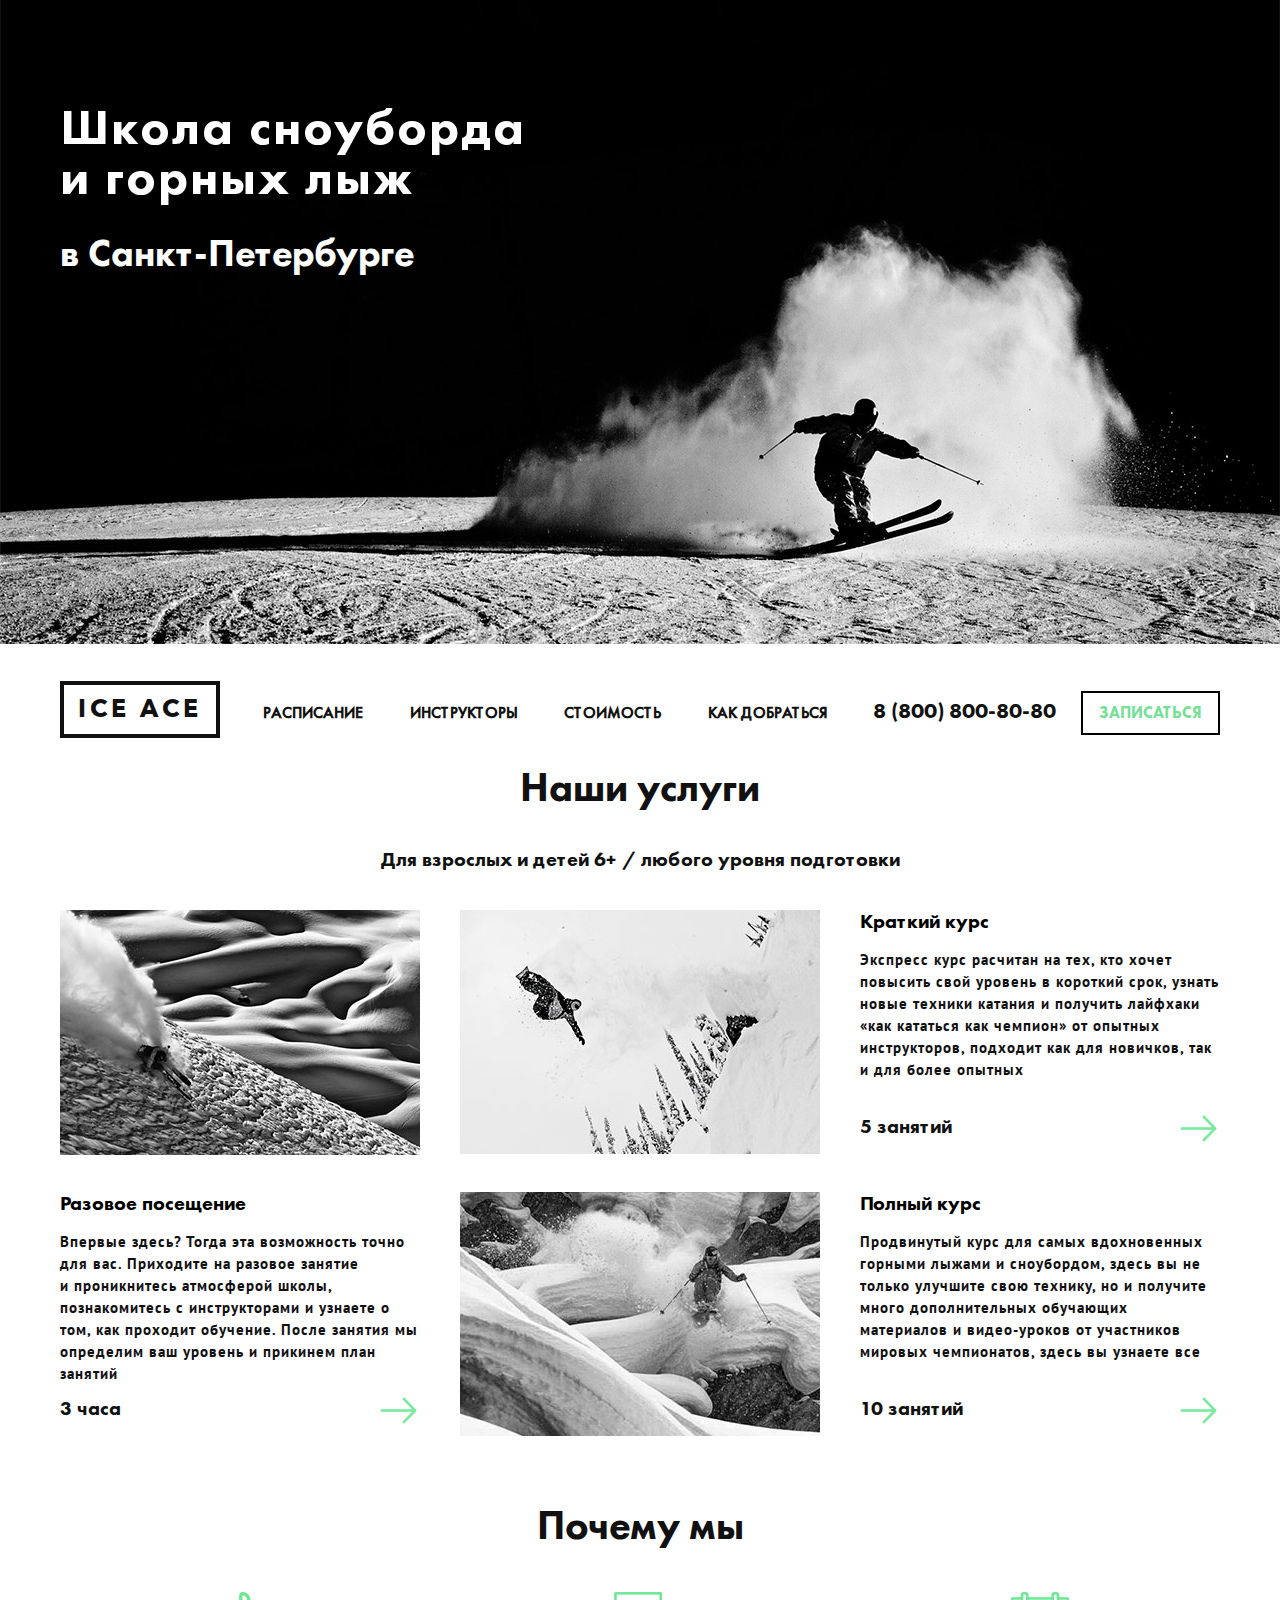
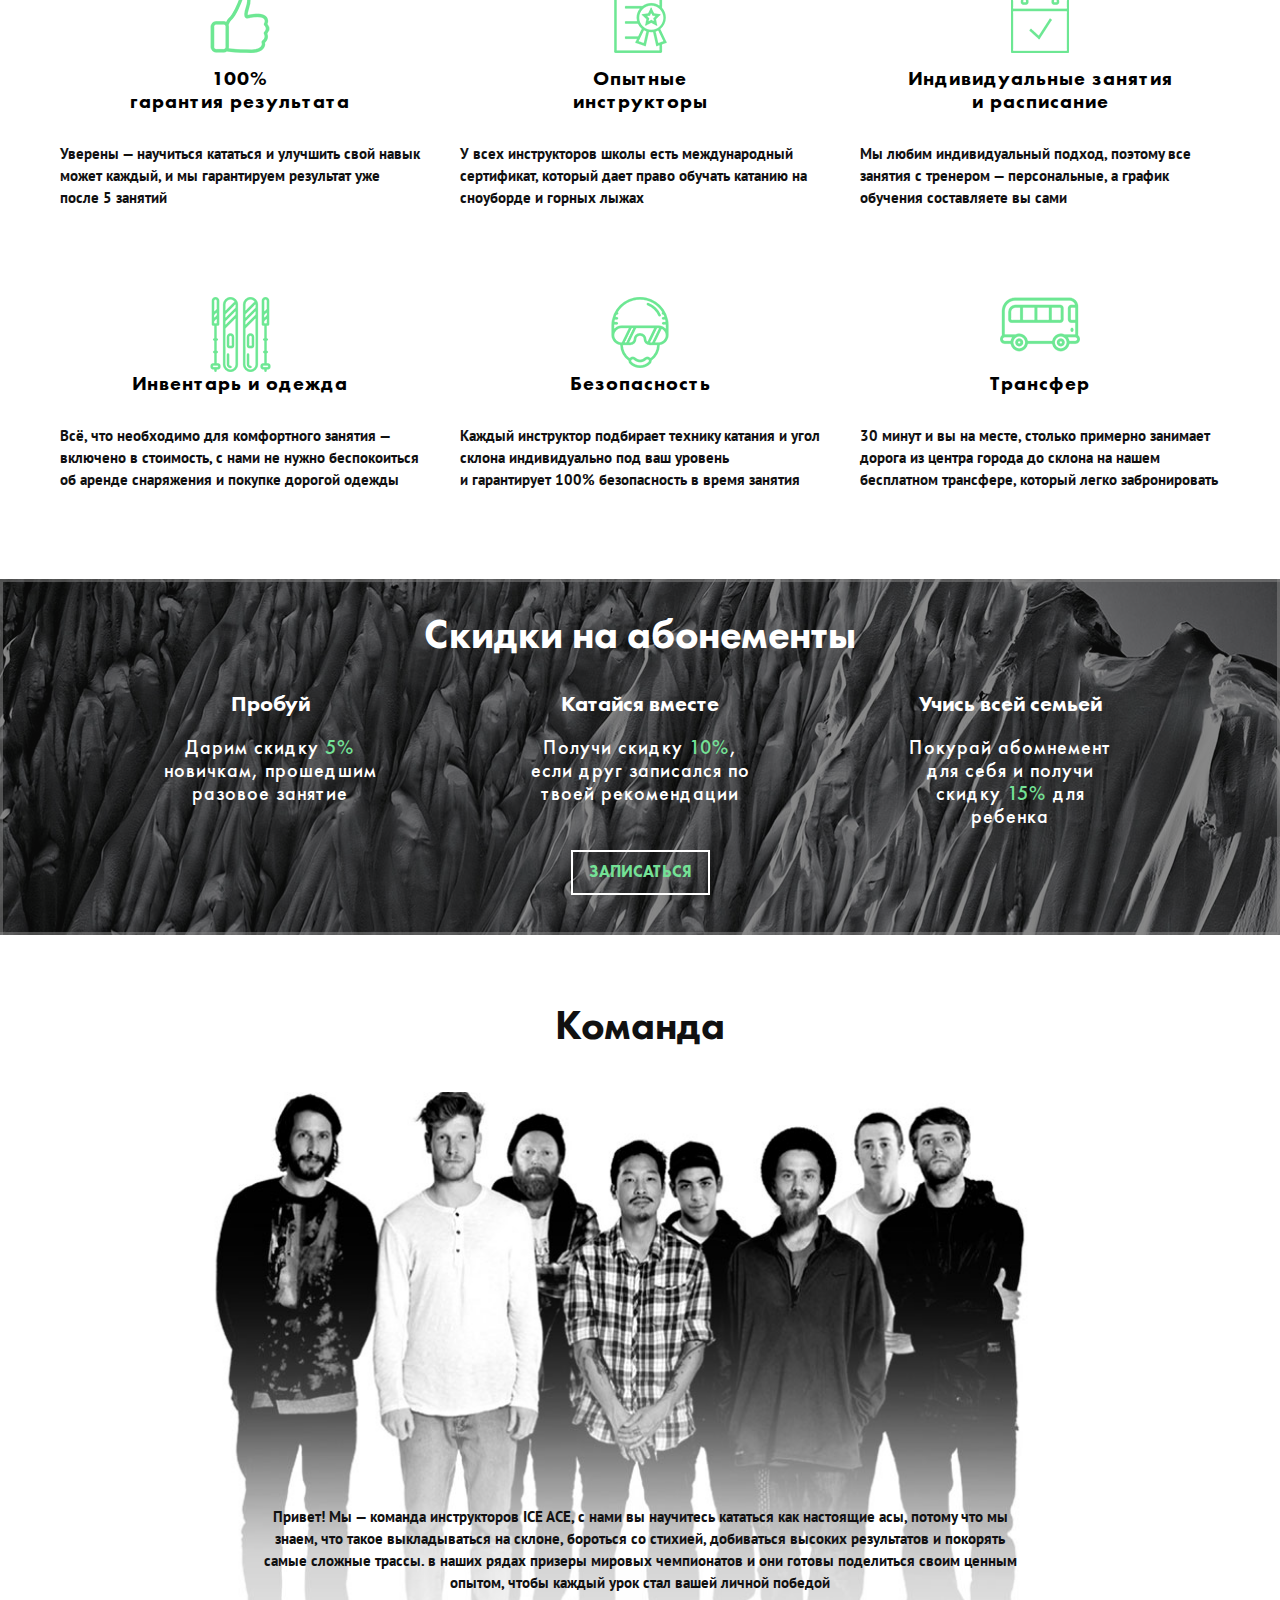
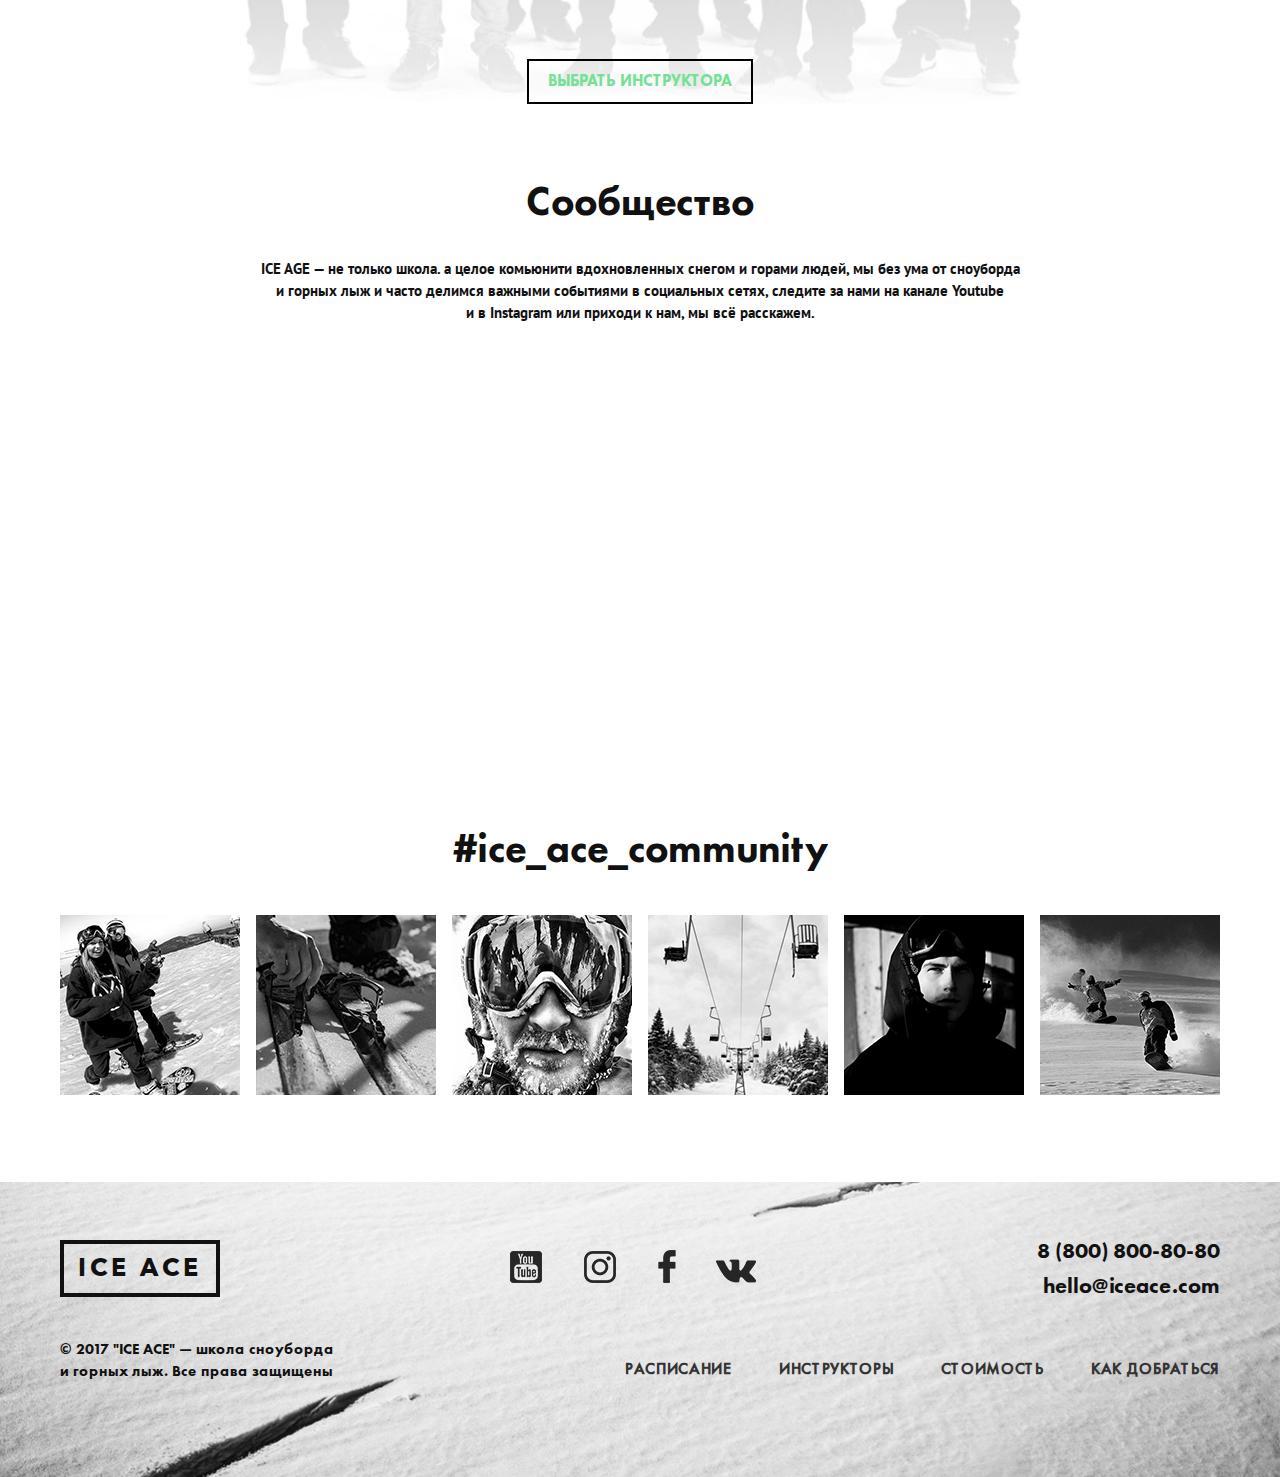
<file: index.html>
<!DOCTYPE html>
<html lang="ru">
<head>
	<meta charset="UTF-8">
	<title>Школа лыж и&nbsp;сноуборда</title>
	<link rel="stylesheet" href="css/normalize.css">
	<link rel="stylesheet" href="css/styles.css">
</head>

<body>

	<!-- ================================ HEADER =================================== -->
	<header class="page-header">
		<div class="promo">
			<div class="wrapper clearfix">
			  <h1 class="promo-title">Школа сноуборда и&nbsp;горных лыж<span>в Санкт-Петербурге</span></h1>
			</div>
		</div>

		<div class="wrapper">
			<a class="logo logo-float-left"><!-- <img src="image/IceAce_LOGO.png" alt="ace ice"> -->ICE&nbsp;ACE</a>
			<nav class="nav">
				<ul class="nav-list">
					<li class="nav-item"><a class="nav-link" href="program.html">Расписание</a></li>
					<li class="nav-item"><a class="nav-link" href="instructors.html">Инструкторы</a></li>
					<li class="nav-item"><a class="nav-link" href="#">Стоимость</a></li>
					<li class="nav-item"><a class="nav-link" href="#">Как добраться</a></li>
				</ul>
			</nav>
			<a href="tel:88008008080" class="phone-link">8 (800) 800-80-80</a>
			<a href="program.html" class="btn btn-float-right">Записаться</a>		
		</div>

	</header>
	
	<!-- ================================ MAIN =================================== -->
	<main>
	
	<!-- Service -->
	<section class="sevice">
		<div class="wrapper clearfix">
			<h2 class="section-title">Наши услуги</h2>
			<p class="sub-title">Для взрослых и&nbsp;детей 6+ / любого уровня подготовки</p>
			<div class="service-wrapper clearfix">
				<div class="service-item">
					<img src="image/service_01.jpg" alt="" class="service-image">
				</div>
				<div class="service-item">
					<img src="image/service_02.jpg" alt="" class="service-image">
				</div>
				<div class="service-item">
					<h3>Краткий курс</h3>
					<p class="service-text">Экспресс курс расчитан на тех, кто хочет повысить свой уровень в&nbsp;короткий срок, узнать новые техники катания и&nbsp;получить лайфхаки «как кататься как чемпион» от опытных инструкторов, подходит как для новичков, так и&nbsp;для более опытных</p>
					<p class="service-subtext">5 занятий</p>
					<a href="#" class="service-link sprite-right-arrow"></a>
				</div>
			</div>
			<div class="service-wrapper clearfix">
				<div class="service-item">
					<h3>Разовое посещение</h3>
					<p class="service-text">Впервые здесь? Тогда эта возможность точно для вас. Приходите на разовое занятие и&nbsp;проникнитесь атмосферой школы, познакомитесь с инструкторами и&nbsp;узнаете о том, как проходит обучение. После занятия мы определим ваш уровень и&nbsp;прикинем план занятий</p>
					<p class="service-subtext">3 часа</p>
					<a href="#" class="service-link sprite-right-arrow"></a>
				</div>
				<div class="service-item">
					<img src="image/service_03.jpg" alt="" class="service-image">
				</div>
				<div class="service-item">
					<h3>Полный курс</h3>
					<p class="service-text">Продвинутый курс для самых вдохновенных горными лыжами и&nbsp;сноубордом, здесь вы не только улучшите свою технику, но и&nbsp;получите много дополнительных обучающих материалов и&nbsp;видео-уроков от участников мировых чемпионатов, здесь вы узнаете все</p>
					<p class="service-subtext">10 занятий</p>
					<a href="#" class="service-link sprite-right-arrow"></a>
				</div>
			</div>
		</div>
	</section>

	<!-- Reasons -->
	<section class="reasons">
		<h2 class="section-title">Почему мы</h2>
		<div class="wrapper clearfix">
			<div class="reasons-wrapper clearfix">
				<div class="reasons-item sprite-like">
					<h3><span>100% </span>гарантия результата</h3>
					<p class="basic-text">Уверены&nbsp;— научиться кататься и&nbsp;улучшить свой навык может каждый, и&nbsp;мы гарантируем результат уже после 5 занятий</p>
				</div>
				<div class="reasons-item sprite-certificate">
					<h3><span>Опытные </span>инструкторы</h3>
					<p class="basic-text">У всех инструкторов школы есть международный сертификат, который дает право обучать катанию на сноуборде и&nbsp;горных лыжах</p>
				</div>
				<div class="reasons-item sprite-Today-100">
					<h3>Индивидуальные занятия и&nbsp;расписание</h3>
					<p class="basic-text">Мы любим индивидуальный подход, поэтому все занятия с тренером&nbsp;— персональные, а график обучения составляете вы сами</p>
				</div>
			</div>
			<div class="reasons-wrapper clearfix">
				<div class="reasons-item sprite-ski">
					<h3>Инвентарь и&nbsp;одежда</h3>
					<p class="basic-text">Всё, что необходимо для комфортного занятия&nbsp;— включено в&nbsp;стоимость, с нами не нужно беспокоиться об аренде снаряжения и&nbsp;покупке дорогой одежды</p>
				</div>
				<div class="reasons-item sprite-snowboard-helmet">
					<h3>Безопасность</h3>
					<p class="basic-text">Каждый инструктор подбирает технику катания и&nbsp;угол склона индивидуально под ваш уровень и&nbsp;гарантирует 100% безопасность в&nbsp;время занятия</p>
				</div>
				<div class="reasons-item sprite-bus">
					<h3>Трансфер</h3>
					<p class="basic-text">30 минут и&nbsp;вы на месте, столько примерно занимает дорога из центра города до склона на нашем бесплатном трансфере, который легко забронировать</p>
				</div>
			</div>
		</div>
	</section>
	
	<!-- Discounts -->
	<section class="discounts-section">
		<div class="wrapper discounts">
			<h2 class="section-title section-title-discount">Скидки на абонементы</h2>
			<div class="discounts-wrapper clearfix">
				<div class="discounts-item">
					<h3 class="discounts-subtitle">Пробуй</h3>
					<p class="discounts-text">Дарим скидку <span class="discounts-text-text-green">5%</span> новичкам, прошедшим разовое занятие</p>
				</div>
				<div class="discounts-item">
					<h3 class="discounts-subtitle">Катайся вместе</h3>
					<p class="discounts-text">Получи скидку <span class="discounts-text-text-green">10%</span>, если друг записался по твоей рекомендации</p>
				</div>
				<div class="discounts-item">
					<h3 class="discounts-subtitle">Учись всей семьей</h3>
					<p class="discounts-text">Покурай абомнемент для себя и&nbsp;получи скидку <span class="discounts-text-text-green">15%</span> для ребенка</p>
				</div>
			</div>
			<a href="program.html" class="btn btn-border-white btn-discount">Записаться</a>
		</div>
	</section>

	<!-- Team -->
	<section class="team">
		<div class="wrapper">
			<h2 class="section-title">Команда</h2>
			<div class="team-wrapper">
				<p class="basic-text text-center">Привет! Мы&nbsp;— команда инструкторов ICE ACE, с нами вы научитесь кататься как настоящие асы, потому что мы знаем, что такое выкладываться на склоне, бороться со стихией, добиваться высоких результатов и&nbsp;покорять самые сложные трассы. в&nbsp;наших рядах призеры мировых чемпионатов и&nbsp;они готовы поделиться своим ценным опытом, чтобы каждый урок стал вашей личной победой</p>
				<a href="#" class="btn team-button">Выбрать инструктора</a>	
			</div>
		</div>
	</section>
	
	<!-- Community -->
	<section class="community">
		<div class="wrapper">
			<h2 class="section-title">Сообщество</h2>
			<div class="community-wrapper">
				<p class="basic-text community-text">ICE AGE&nbsp;— не только школа. а&nbsp;целое комьюнити вдохновленных снегом и&nbsp;горами людей, мы без ума от сноуборда и&nbsp;горных лыж и&nbsp;часто делимся важными событиями в&nbsp;социальных сетях, следите за нами на канале Youtube и&nbsp;в&nbsp;Instagram или приходи к&nbsp;нам, мы всё расскажем.</p>
				<!-- <img src="image/map.jpg" alt="Map"> -->
				<iframe src="https://www.google.com/maps/embed?pb=!1m18!1m12!1m3!1d1997.5058598098183!2d30.316152316390177!3d59.95693198188271!2m3!1f0!2f0!3f0!3m2!1i1024!2i768!4f13.1!3m3!1m2!1s0x46963142060d3cf9%3A0x2ecffd4d161cab80!2z0JrRgNC-0L3QstC10YDQutGB0LrQuNC5INC_0YAuLCAyMywg0KHQsNC90LrRgi3Qn9C10YLQtdGA0LHRg9GA0LMsIDE5NzEwMQ!5e0!3m2!1sru!2sru!4v1503779190988" width="1160" height="360" frameborder="0" style="border:0" allowfullscreen></iframe>
			</div>			
		</div>
	</section>

	<!-- Instagram -->
	<section class="instagram">
		<div class="wrapper">
			<h2 class="section-title">#ice_ace_community</h2>
			<div class="instagram-wrapper clearfix">
				<div class="instagram-item">
					<a href="#"><img src="./image/instagram01.jpg" alt=""></a>
				</div>
				<div class="instagram-item">
					<a href="#"><img src="./image/instagram02.jpg" alt=""></a>
				</div>
				<div class="instagram-item">
					<a href="#"><img src="./image/instagram03.jpg" alt=""></a>
				</div>
				<div class="instagram-item">
					<a href="#"><img src="./image/instagram04.jpg" alt=""></a>
				</div>
				<div class="instagram-item">
					<a href="#"><img src="./image/instagram05.jpg" alt=""></a>
				</div>
				<div class="instagram-item">
					<a href="#"><img src="./image/instagram06.jpg" alt=""></a>
				</div>				
			</div>
		</div>
	</section>

	</main>

	<!-- ================================ FOOTER =================================== -->
	<footer class="page-footer">
		<div class="wrapper">
			<div class="row">
				<a class="logo logo-float-left"><!-- <img src="image/IceAce_LOGO.png" alt="ace ice"> -->ICE&nbsp;ACE</a>
				<div class="social">
					<ul class="social-list">
						<li class="social-item"><a href="#" class="social-link sprite-youtube-logo"></a></li>
						<li class="social-item"><a href="#" class="social-link sprite-instagram-logo"></a></li>
						<li class="social-item"><a href="#" class="social-link sprite-facebook-logo"></a></li>
						<li class="social-item"><a href="#" class="social-link sprite-vk-logo"></a></li>
					</ul>
				</div>
				<div class="contacts">
					<a href="tel:88008008080" class="phone-link">8 (800) 800-80-80</a>
					<a href="mailto:hello@iceace.com" class="mail-link">hello@iceace.com</a>
				</div>
			</div>
			<div class="row">
				<div class="page-footer-copyright">© 2017 "ICE ACE"&nbsp;— школа сноуборда и&nbsp;горных лыж. Все права защищены</div>
				<nav class="nav">
					<ul class="nav-list">
						<li class="nav-item"><a class="nav-link-grey" href="program.html">Расписание</a></li>
						<li class="nav-item"><a class="nav-link-grey" href="instructors.html">Инструкторы</a></li>
						<li class="nav-item"><a class="nav-link-grey" href="#">Стоимость</a></li>
						<li class="nav-item"><a class="nav-link-grey" href="#">Как добраться</a></li>
					</ul>
				</nav>
			</div>
		</div>
	</footer>
	
</body>
</html>
</file>
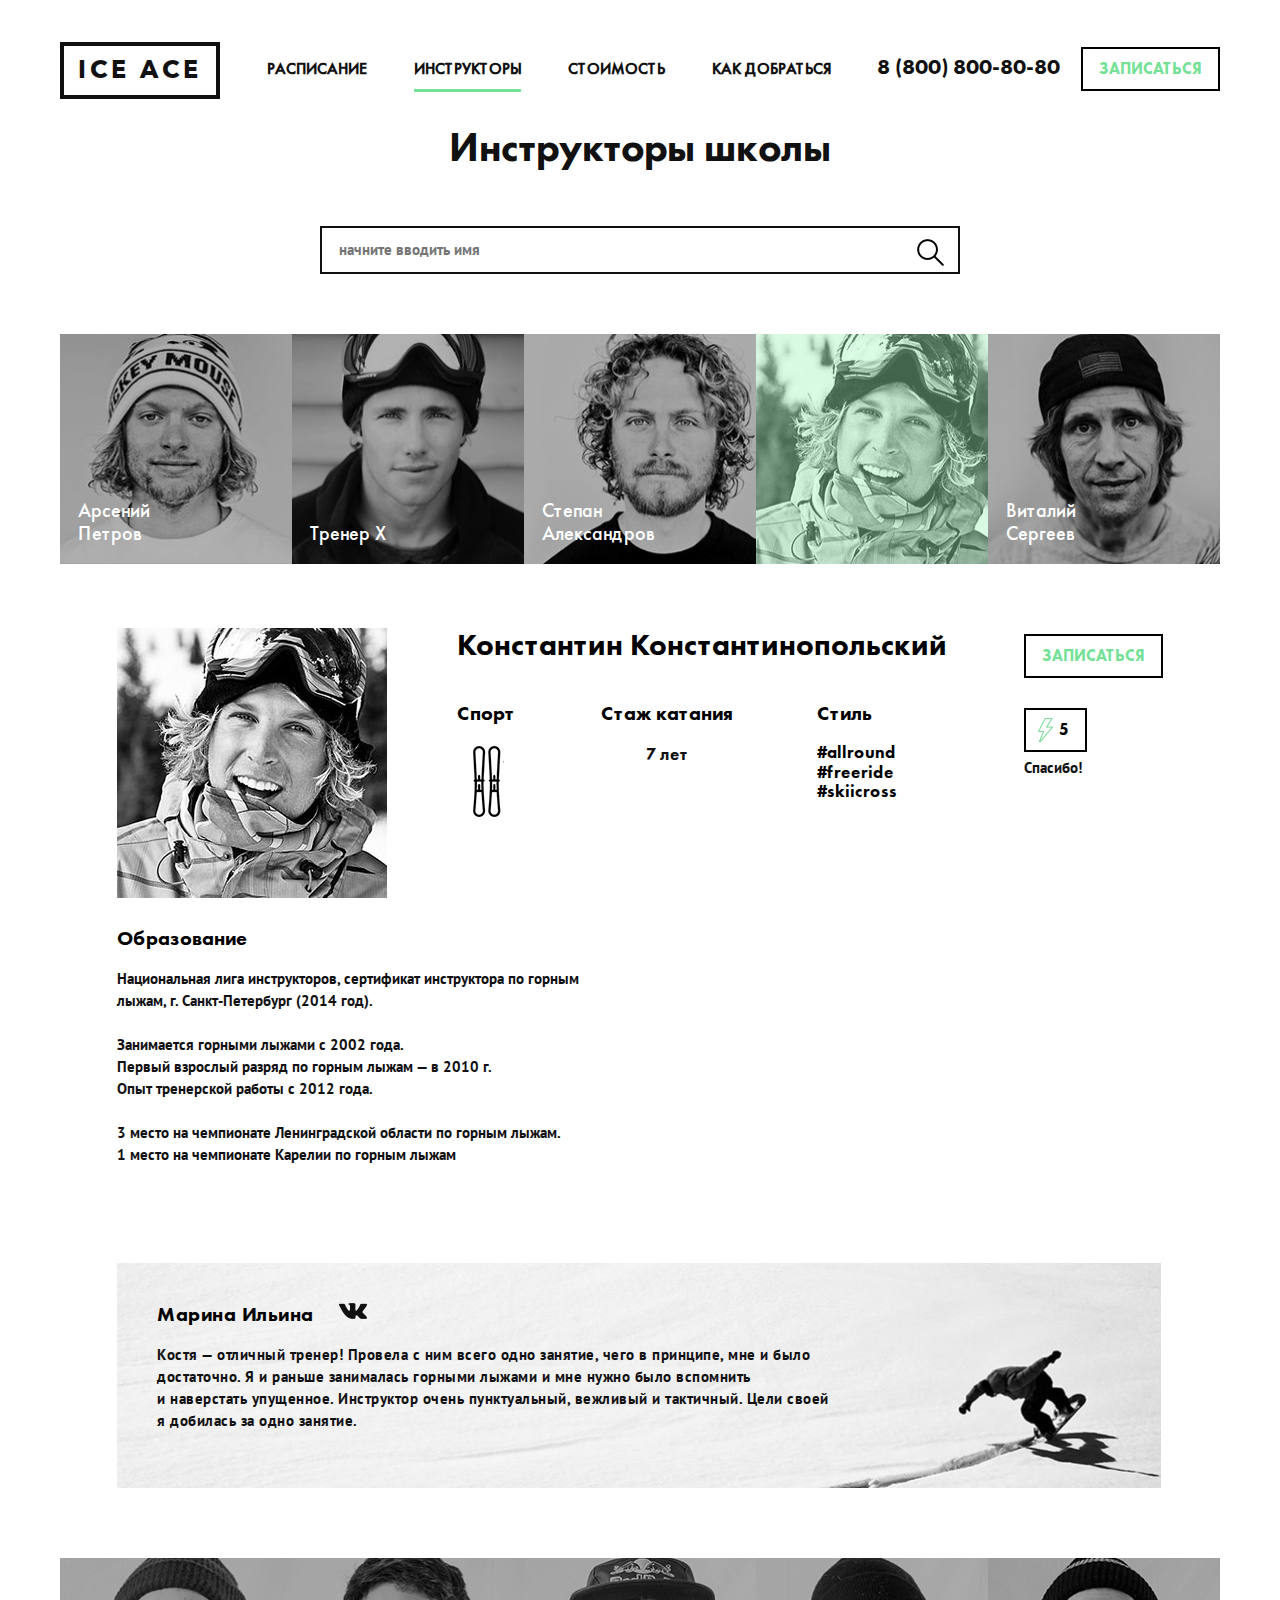
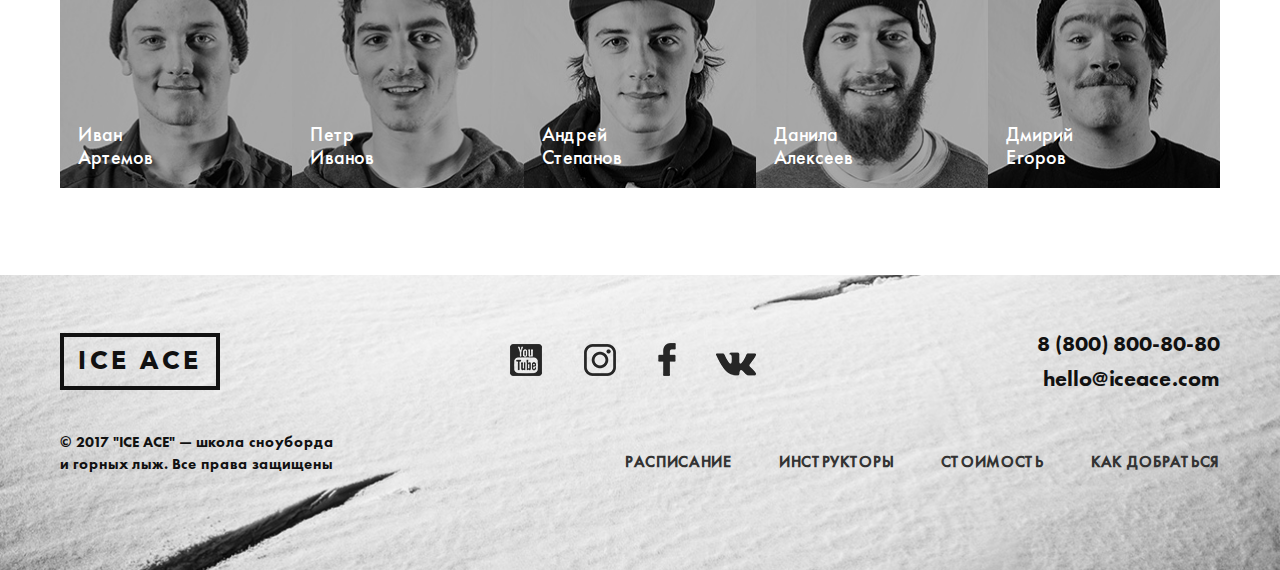
<file: instructors.html>
<!DOCTYPE html>
<html lang="ru">
<head>
	<meta charset="UTF-8">
	<title>Инструкторы</title>
	<link rel="stylesheet" href="css/normalize.css">
	<link rel="stylesheet" href="css/styles.css">
</head>

<body>
	<!-- ================================ HEADER =================================== -->
	<div class="wrapper">
		<header class="page-header-instructors">
			<a href="index.html" class="logo">ICE&nbsp;ACE</a>
			<nav class="nav">
				<ul class="nav-list">
					<li class="nav-item"><a class="nav-link" href="program.html">Расписание</a></li>
					<li class="nav-item"><a class="nav-link nav-link-active">Инструкторы</a></li>
					<li class="nav-item"><a class="nav-link" href="#">Стоимость</a></li>
					<li class="nav-item"><a class="nav-link" href="#">Как добраться</a></li>
				</ul>
			</nav>
			<a href="tel:88008008080" class="phone-link">8 (800) 800-80-80</a>
			<a href="program.html" class="btn btn-float-right">Записаться</a>
		</header>	
	</div>

	<!-- ================================ MAIN =================================== -->
	<main>
		<div class="wrapper">
			<h1 class="page-title">Инструкторы школы</h1>
			<form class="instructors-form" action="">
				<input type="search" placeholder="начните вводить имя" class="search-panel"> 
				<input type="submit" class="btn-submit sprite-search"><!-- Search panel -->
			</form>
						
			<!-- Top instructors panel -->
			<div class="wrapper instructors-top-photo clearfix">
				<a href="#" class="instructors-item">
					<img src="image/instr01.jpg" alt="Арсений Петров" class="instructors-photo">
					<span class="instructor-name"><span>Арсений </span>Петров</span>
				</a>
				<a href="#" class="instructors-item">
					<img src="image/instr02.jpg" alt="" class="instructors-photo">
					<span class="instructor-name">Тренер X</span> <!-- <—— Mouse Over — Name hide -->
				</a>
				<a href="#" class="instructors-item">
					<img src="image/instr03.jpg" alt="" class="instructors-photo">
					<span class="instructor-name"><span>Степан </span>Александров</span>
				</a>
				<a href="#" class="instructors-item-active">
					<img src="image/instr04.jpg" alt="" class="instructors-photo">
					<span class="instructor-name"><span>Константин </span>Константинопольский</span>
				</a>
				<a href="#" class="instructors-item">
					<img src="image/instr05.jpg" alt="" class="instructors-photo">
					<span class="instructor-name"><span>Виталий </span>Сергеев</span>
				</a>
			</div>
		</div>

		<!-- Instructor Profile -->
		<section class="instr-profile"> 
			<div class="wrapper clearfix">
				<!-- TOP ROW: Photo, Name, Sport, Exp, Style + Buttons -->
					<div class="inst-profile-img-container "><img src="image/instr_portrait.jpg" alt="Константин Константинопольский" class="instr-profile-img"></div>
					<div class="instr-profile-middle-wrapper clearfix">
						<h2 class="instr-profile-title">Константин Константинопольский</h2>
						<div class="instr-profile-sport sprite-ski-2">
							<h3 class="instr-profile-subhead">Спорт</h3>
						</div>
						<div class="instr-profile-exp">
							<h3 class="instr-profile-subhead">Стаж катания</h3>
							<p class="instr-profile-text">7 лет</p>
						</div>
						<div class="instr-profile-style">
						<h3 class="instr-profile-subhead">Стиль</h3>
							<ul class="user-profile-style-list">
								<li class="user-profile-style-item">#allround</li>
								<li class="user-profile-style-item">#freeride</li>
								<li class="user-profile-style-item">#skiicross</li>
							</ul>
						</div>
					</div>
					<div class="instr-profile-buttons">
						<a href="program.html" class="btn">Записаться</a>
						<div class="thnx-check">
							<a href="#" class="btn btn-thnx sprite-flash">5</a>
							<p class="thnx-check-info">Спасибо!</p>
						</div>
					</div>
				</div>
				<!-- MIDDLE ROW: Education + Video -->
				<div class="wrapper clearfix">
					<div class="instr-profile-education">
						<h3 class="instr-profile-subhead">Образование</h3>
						<p class="basic-text profile-subhead-para">Национальная лига инструкторов, сертификат инструктора по горным лыжам, г.&nbsp;Санкт-Петербург (2014&nbsp;год).</p>
						<p class="basic-text">Занимается горными лыжами с&nbsp;2002&nbsp;года.</p>
						<p class="basic-text">Первый взрослый разряд по горным лыжам — в&nbsp;2010 г.</p>
						<p class="basic-text profile-subhead-para">Опыт тренерской работы с&nbsp;2012 года.</p>
						<p class="basic-text">3&nbsp;место на чемпионате Ленинградской области по горным лыжам.</p>
						<p class="basic-text">1 место на чемпионате Карелии по горным лыжам</p>
					</div>
					<div class="instr-profile-video">
					<iframe width="496" height="279" src="https://www.youtube.com/embed/vXeb5EzNVwQ" frameborder="0" allowfullscreen></iframe>
						<!-- <img src="image/instr_youtube_cover.jpg" alt=""> -->
					</div>
				</div>
				<!-- BOTTOM ROW: Review -->
				<div class="wrapper">
					<section class="instructor-review">
						<h3 class="instr-profile-subhead ">Марина Ильина <a href="#" class="instructor-review-vk sprite-vk_review"></a></h3>
						<p class="basic-text">Костя — отличный тренер! Провела с&nbsp;ним всего одно занятие, чего в&nbsp;принципе, мне и&nbsp;было достаточно. Я&nbsp;и&nbsp;раньше занималась горными лыжами и&nbsp;мне нужно было вспомнить и&nbsp;наверстать упущенное. Инструктор очень пунктуальный, вежливый и&nbsp;тактичный. Цели своей я добилаcь за одно занятие.</p>
					</section>					
				</div>
		</section>

		<!-- Bottom instructors panel -->
		<div class="wrapper clearfix">
			<div class="instructors">
				<a href="#" class="instructors-item">
					<img src="image/instr06.jpg" alt="" class="instructors-photo">
					<span class="instructor-name"><span>Иван </span>Артемов</span>
				</a>
				<a href="#" class="instructors-item">
					<img src="image/instr07.jpg" alt="" class="instructors-photo">
					<span class="instructor-name"><span>Петр </span>Иванов</span> <!-- <—— Mouse Over — Name hide -->
				</a>
				<a href="#" class="instructors-item">
					<img src="image/instr08.jpg" alt="" class="instructors-photo">
					<span class="instructor-name"><span>Андрей </span>Степанов</span>
				</a>
				<a href="#" class="instructors-item">
					<img src="image/instr09.jpg" alt="" class="instructors-photo">
					<span class="instructor-name"><span>Данила </span>Алексеев</span>
				</a>
				<a href="#" class="instructors-item">
					<img src="image/instr10.jpg" alt="" class="instructors-photo">
					<span class="instructor-name"><span>Дмирий </span>Егоров</span>
				</a>
			</div>			
		</div>

	</main>

	<!-- ================================ FOOTER =================================== -->
	<footer class="page-footer">
		<div class="wrapper">
			<div class="row">
				<a href="index.html" class="logo logo-float-left"><!-- <img src="image/IceAce_LOGO.png" alt="ace ice"> -->ICE&nbsp;ACE</a>
				<div class="social">
					<ul class="social-list">
						<li class="social-item"><a href="#" class="social-link sprite-youtube-logo"></a></li>
						<li class="social-item"><a href="#" class="social-link sprite-instagram-logo"></a></li>
						<li class="social-item"><a href="#" class="social-link sprite-facebook-logo"></a></li>
						<li class="social-item"><a href="#" class="social-link sprite-vk-logo"></a></li>
					</ul>
				</div>
				<div class="contacts">
					<a href="tel:88008008080" class="phone-link">8 (800) 800-80-80</a>
					<a href="#" class="mail-link">hello@iceace.com</a>
				</div>
			</div>
			<div class="row">
				<div class="page-footer-copyright">© 2017 "ICE ACE"&nbsp;— школа сноуборда и&nbsp;горных лыж. Все права защищены</div>
				<nav class="nav">
					<ul class="nav-list">
						<li class="nav-item"><a class="nav-link-grey" href="program.html">Расписание</a></li>
						<li class="nav-item"><a class="nav-link-grey">Инструкторы</a></li>
						<li class="nav-item"><a class="nav-link-grey" href="#">Стоимость</a></li>
						<li class="nav-item"><a class="nav-link-grey" href="#">Как добраться</a></li>
					</ul>
				</nav>
			</div>
		</div>
	</footer>

</body>
</html>
</file>
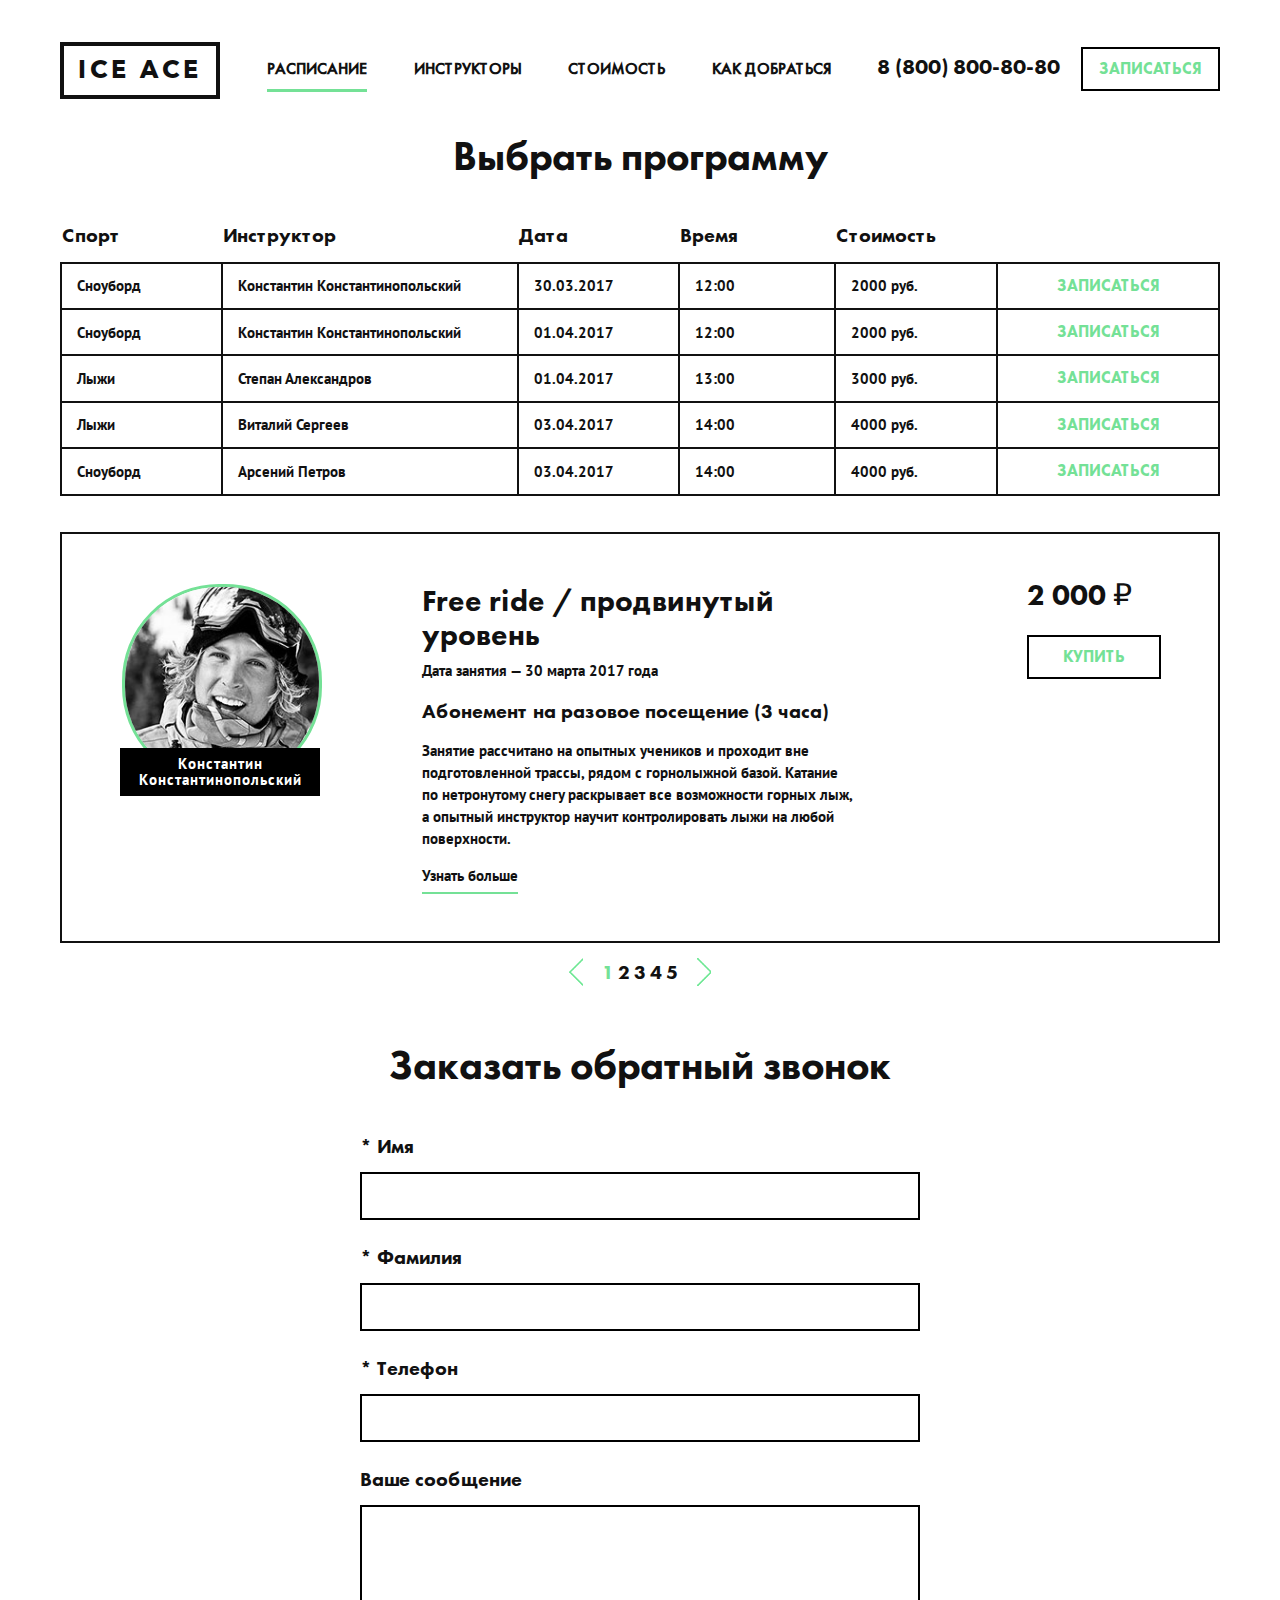
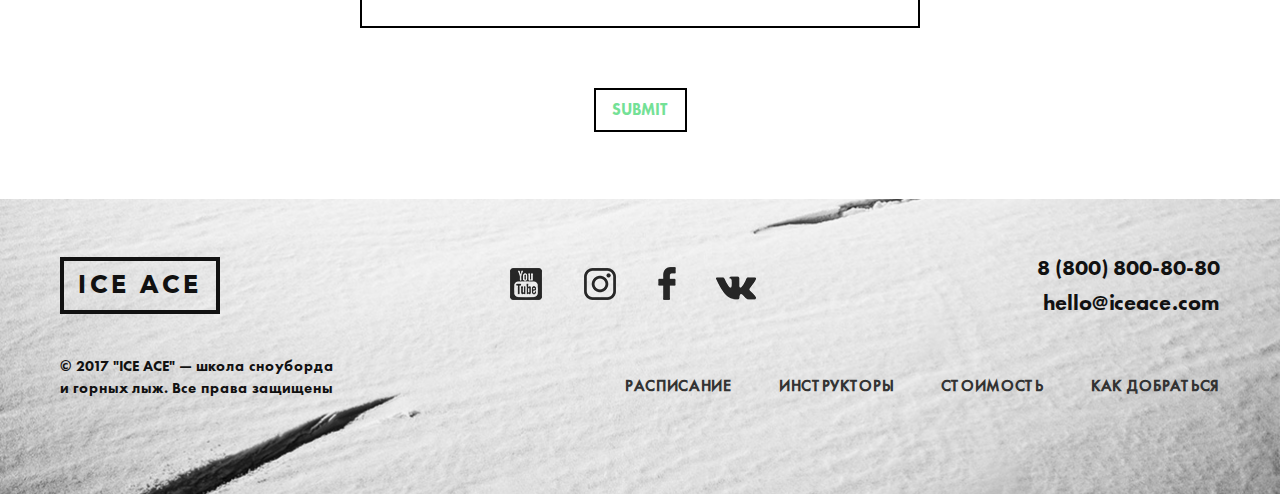
<file: program.html>
<!DOCTYPE html>
<html lang="ru">
<head>
	<meta charset="UTF-8">
	<title>Инструкторы</title>
	<link rel="stylesheet" href="css/normalize.css">
	<link rel="stylesheet" href="css/styles.css">
</head>

<body>
	 <!-- ================================ HEADER =================================== -->
	<div class="wrapper">
		<header class="page-header-instructors">
			<a href="index.html"class="logo">ICE&nbsp;ACE</a>
			<nav class="nav">
				<ul class="nav-list">
					<li class="nav-item"><a class="nav-link nav-link-active">Расписание</a></li>
					<li class="nav-item"><a class="nav-link" href="instructors.html">Инструкторы</a></li>
					<li class="nav-item"><a class="nav-link" href="#">Стоимость</a></li>
					<li class="nav-item"><a class="nav-link" href="#">Как добраться</a></li>
				</ul>
			</nav>
			<a href="tel:88008008080" class="phone-link">8 (800) 800-80-80</a>
			<a href="#" class="btn btn-float-right">Записаться</a>
		</header>	
	</div>

	<!-- ================================ MAIN =================================== -->
	<main>
		<section class="program">
			<div class="wrapper">
				<h1 class="page-title">Выбрать программу</h1>
				<table class="program-table">
					<thead class="program-table-head">
						<tr>
							<td class="program-table-header-cell">Спорт</td>
							<td class="program-table-header-cell">Инструктор</td>
							<td class="program-table-header-cell">Дата</td>
							<td class="program-table-header-cell">Время</td>
							<td class="program-table-header-cell">Стоимость</td>
							<td class="program-table-header-cell"></td>
						</tr>
					</thead>
						<tr>
							<td class="program-table-cell program-cell-1">Сноуборд</td>
							<td class="program-table-cell program-cell-2"><a class="program-table-cell-link" href="#">Константин Константинопольский</a></td>
							<td class="program-table-cell program-cell-3">30.03.2017</td>
							<td class="program-table-cell program-cell-4">12:00</td>
							<td class="program-table-cell program-cell-5">2000 руб.</td>
							<td class="program-table-cell program-cell-6"><a href="#" class="btn btn-table">Записаться</a></td>
						</tr>
						<tr>
							<td class="program-table-cell program-cell-1">Сноуборд</td>
							<td class="program-table-cell program-cell-2"><a class="program-table-cell-link" href="#">Константин Константинопольский</a></td>
							<td class="program-table-cell program-cell-3">01.04.2017</td>
							<td class="program-table-cell program-cell-4">12:00</td>
							<td class="program-table-cell program-cell-5">2000 руб.</td>
							<td class="program-table-cell program-cell-6"><a href="#" class="btn btn-table">Записаться</a></td>
						</tr>
						<tr>
							<td class="program-table-cell program-cell-1">Лыжи</td>
							<td class="program-table-cell program-cell-2"><a class="program-table-cell-link" href="#">Степан Александров</a></td>
							<td class="program-table-cell program-cell-3">01.04.2017</td>
							<td class="program-table-cell program-cell-4">13:00</td>
							<td class="program-table-cell program-cell-5">3000 руб.</td>
							<td class="program-table-cell program-cell-6"><a href="#" class="btn btn-table">Записаться</a></td>
						</tr>
						<tr>
							<td class="program-table-cell program-cell-1">Лыжи</td>
							<td class="program-table-cell program-cell-2"><a class="program-table-cell-link" href="#">Виталий Сергеев</a></td>
							<td class="program-table-cell program-cell-3">03.04.2017</td>
							<td class="program-table-cell program-cell-4">14:00</td>
							<td class="program-table-cell program-cell-5">4000 руб.</td>
							<td class="program-table-cell program-cell-6"><a href="#" class="btn btn-table">Записаться</a></td>
						</tr>
						<tr>
							<td class="program-table-cell program-cell-1">Сноуборд</td>
							<td class="program-table-cell program-cell-2"><a class="program-table-cell-link" href="#">Арсений Петров</a></td>
							<td class="program-table-cell program-cell-3">03.04.2017</td>
							<td class="program-table-cell program-cell-4">14:00</td>
							<td class="program-table-cell program-cell-5">4000 руб.</td>
							<td class="program-table-cell program-cell-6"><a href="#" class="btn btn-table">Записаться</a></td>
						</tr>
				</table>
			</div>
		</section>
		

		<!-- Subscription -->
		<section class="subscription">
			<div class="wrapper subscription-wrapper">
				<div class="subscription-col1"> <!-- Instructor's Portrait -->
					<img src="image/instr_schedule.jpg" alt="Константин Константинопольский" class="subscription-img">
					<p class="subscription-img-title">Константин Константинопольский</p>
				</div>
				<div class="subscription-col2">
					<h2 class="subscription-title">Free ride / продвинутый уровень</h2>
					<p class="basic-text">Дата занятия — 30 марта 2017 года</p>
					<h3 class="subscription-descr">Абонемент на&nbsp;разовое посещение (3 часа)</h3>
					<p class="basic-text">Занятие рассчитано на&nbsp;опытных учеников и&nbsp;проходит 
вне подготовленной трассы, рядом с&nbsp;горнолыжной базой. 
Катание по&nbsp;нетронутому снегу раскрывает все возможности 
горных лыж, а&nbsp;опытный инструктор научит контролировать 
лыжи на&nbsp;любой поверхности.</p>
					<a href="#" class="subscription-learn-more">Узнать больше</a>
				</div>
				<div class="subscription-col3">
					<p class="subscription-price rubbles">2&nbsp;000&nbsp;₽</p>
					<a href="#" class="btn btn-subscription">Купить</a>
				</div>
			</div>
		</section>

		<div class="track">
			<ul class="track-list">
				<li class="track-item"><a href="#" class="track-link sprite-prev"></a></li>
				<li class="track-item"><a href="#" class="track-link track-link-active">1</a></li>
				<li class="track-item"><a href="#" class="track-link">2</a></li>
				<li class="track-item"><a href="#" class="track-link">3</a></li>
				<li class="track-item"><a href="#" class="track-link">4</a></li>
				<li class="track-item"><a href="#" class="track-link">5</a></li>
				<li class="track-item"><a href="#" class="track-link sprite-next"></a></li>
			</ul>
		</div>

		<!-- Phone Call -->
		<div class="wrapper">
			<h2 class="section-title h1-size">Заказать обратный звонок</h2>
			<form action="" class="phone-call">
				<label for="phone-call-name" class="phone-call-label">* Имя</label>
				<input id="phone-call-name" type="text" class="phone-call-input">
				<label for="phone-call-last-name" class="phone-call-label">* Фамилия</label>
				<input id="phone-call-last-name" type="text" class="phone-call-input">
				<label for="phone-call-number" class="phone-call-label">* Телефон</label>
				<input id="phone-call-number" type="text" class="phone-call-input">
				<label for="phone-call-text" class="phone-call-label">Ваше сообщение</label>
				<textarea id="phone-call-text" name="phone-call" class="phone-call-text" ></textarea>
				<input type="submit" class="btn btn-form">
			</form>	
		</div>

	</main>

	<!-- ================================ FOOTER =================================== -->
	<footer class="page-footer">
		<div class="wrapper">
			<div class="row">
				<a href="index.html"class="logo logo-float-left"><!-- <img src="image/IceAce_LOGO.png" alt="ace ice"> -->ICE&nbsp;ACE</a>
				<div class="social">
					<ul class="social-list">
						<li class="social-item"><a href="#" class="social-link sprite-youtube-logo"></a></li>
						<li class="social-item"><a href="#" class="social-link sprite-instagram-logo"></a></li>
						<li class="social-item"><a href="#" class="social-link sprite-facebook-logo"></a></li>
						<li class="social-item"><a href="#" class="social-link sprite-vk-logo"></a></li>
					</ul>
				</div>
				<div class="contacts">
					<a href="tel:88008008080" class="phone-link">8 (800) 800-80-80</a>
					<a href="#" class="mail-link">hello@iceace.com</a>
				</div>
			</div>
			<div class="row">
				<div class="page-footer-copyright">© 2017 "ICE ACE"&nbsp;— школа сноуборда и&nbsp;горных лыж. Все права защищены</div>
				<nav class="nav">
					<ul class="nav-list">
						<li class="nav-item"><a class="nav-link-grey">Расписание</a></li>
						<li class="nav-item"><a class="nav-link-grey" href="instructors.html">Инструкторы</a></li>
						<li class="nav-item"><a class="nav-link-grey" href="#">Стоимость</a></li>
						<li class="nav-item"><a class="nav-link-grey" href="#">Как добраться</a></li>
					</ul>
				</nav>
			</div>
		</div>
	</footer>

</body>
</html>
</file>
<file: css/styles.css>
/*============= FONTS DECLARATION =============*/
@font-face {
  font-family: "Avenir Next Bold";
  src: url("../fonts/AvenirNext-Bold.eot");
  src:
  url("../fonts/AvenirNext-Bold.eot?#iefix") format("embedded-opentype"),
  url("../fonts/AvenirNext-Bold.woff2") format("woff2"),
  url("../fonts/AvenirNext-Bold.woff") format("woff"),
  url("../fonts/AvenirNext-Bold.ttf") format("truetype");
  font-weight: 700;
  font-style: normal;
}
@font-face {
  font-family: "Futura PT Book";
  src: url("../fonts/FuturaPT-Book.eot");
  src:
  url("../fonts/FuturaPT-Book.eot?#iefix") format("embedded-opentype"),
  url("../fonts/FuturaPT-Book.woff2") format("woff2"),
  url("../fonts/FuturaPT-Book.woff") format("woff"),
  url("../fonts/FuturaPT-Book.ttf") format("truetype");
  font-weight: 400;
  font-style: normal;
}

@font-face {
  font-family: "Futura PT Medium";
  src: url("../fonts/FuturaPT-Medium.eot");
  src:
  url("../fonts/FuturaPT-Medium.eot?#iefix") format("embedded-opentype"),
  url("../fonts/FuturaPT-Medium.woff2") format("woff2"),
  url("../fonts/FuturaPT-Medium.woff") format("woff"),
  url("../fonts/FuturaPT-Medium.ttf") format("truetype");
  font-weight: 500;
  font-style: normal;
}

@font-face {
  font-family: "Futura PT Demi";
  src: url("../fonts/FuturaPT-Demi.eot");
  src:
  url("../fonts/FuturaPT-Demi.eot?#iefix") format("embedded-opentype"),
  url("../fonts/FuturaPT-Demi.woff2") format("woff2")
  url("../fonts/FuturaPT-Demi.woff") format("woff"),
  url("../fonts/FuturaPT-Demi.ttf") format("truetype");
  font-weight: 600;
  font-style: normal;
}

@font-face {
  font-family: "Futura PT Heavy";
  src: url("../fonts/FuturaPT-Heavy.eot");
  src:
  url("../fonts/FuturaPT-Heavy.eot?#iefix") format("embedded-opentype"),
  url("../fonts/FuturaPT-Heavy.woff2") format("woff2"),
  url("../fonts/FuturaPT-Heavy.woff") format("woff"),
  url("../fonts/FuturaPT-Heavy.ttf") format("truetype");
  font-weight: 900;
  font-style: normal;
}

@font-face {
	font-family: "PT Sans Regular";
	src:
/*  url("../fonts/pt_sans-regular.woff2") format("woff2"),
  url("../fonts/pt_sans-regular.woff") format("woff"),*/
  url("../fonts/PT_Sans-Regular.ttf") format("truetype");
  font-weight: 400;
  font-style: normal;
}

@font-face {
	font-family: "PT Sans Bold";
	src:
/*  url("../fonts/pt_sans-bold.woff2") format("woff2"),
  url("../fonts/pt_sans-bold.woff") format("woff"),*/
  url("../fonts/PT_Sans-Bold.ttf") format("truetype");
  font-weight: 600;
  font-style: normal;
}

/*@import url('https://fonts.googleapis.com/css?family=PT+Sans:400,700&subset=cyrillic');
*/
/*------------- end of fonts declaration -------------*/

/*============= SPRITES MAP =============*/
/*.sprite {
	background-image: url(../image/spritesheet.png);
	background-repeat: no-repeat;
	display: block;
}*/

.sprite-Today-100::before {
	content: '';
	position: absolute;
	margin-left: auto;
	margin-right: auto;
	top: 0;
	left: 0;
	right: 0;
	width: 58px;
	height: 61px;
	background-position: -5px -5px;
	background-image: url(../image/spritesheet.png);
	background-repeat: no-repeat;
}

.sprite-bus::before {
	content: '';
	position: absolute;
	margin-left: auto;
	margin-right: auto;
	top: 0;
	left: 0;
	right: 0;
	width: 80px;
	height: 55px;
	background-position: -73px -5px;
	background-image: url(../image/spritesheet.png);
	background-repeat: no-repeat;
}

.sprite-certificate::before {
	content: '';
	position: absolute;
	margin-left: auto;
	margin-right: auto;
	top: 0;
	left: 0;
	right: 0;
	width: 53px;
	height: 61px;
	background-position: -163px -5px;
	background-image: url(../image/spritesheet.png);
	background-repeat: no-repeat;
}

.sprite-facebook-logo {
	width: 18px;
	height: 33px;
	background-position: -5px -76px;
	background-image: url(../image/spritesheet.png);
	background-repeat: no-repeat;
	opacity: 1;
}
.sprite-facebook-logo:active {
	/*background-position: -33px -76px;*/
	opacity: 1;
}
.sprite-facebook-logo:hover {
	/*background-position: -61px -76px;*/
	opacity: 0.8;
}

.sprite-flash::before {
	content: '';
	position: absolute;
	margin-left: auto;
	margin-right: auto;
	top: 6px;
	left: -20px;
	right: 0;
	width: 15px;
	height: 26px;
	background-position: -89px -74px;
	background-image: url(../image/spritesheet.png);
	background-repeat: no-repeat;
}

.sprite-instagram-logo {
	width: 34px;
	height: 32px;
	background-position: -114px -76px;
	background-image: url(../image/spritesheet.png);
	background-repeat: no-repeat;
	opacity: 1;
}
.sprite-instagram-logo:active {
/*	background-position: -156px -76px;*/
	opacity: 1;
}
.sprite-instagram-logo:hover {
/*	background-position: -198px -76px;*/
	opacity: 0.8;
}

.sprite-like::before {
	content: '';
	position: absolute;
	margin-left: auto;
	margin-right: auto;
	top: 0;
	left: 0;
	right: 0;
	width: 60px;
	height: 61px;
	background-position: -89px -118px;
	background-image: url(../image/spritesheet.png);
	background-repeat: no-repeat;
}

.sprite-right-arrow::before {
	content: '';
	position: absolute;
	width: 37px;
	height: 27px;
	background-position: -159px -118px;
	background-image: url(../image/spritesheet.png);
	background-repeat: no-repeat;
}

.sprite-search {
/*	content: '';
	position: absolute;*/
	width: 27px;
	height: 27px;
	background-position: -205px -117px;
	background-image: url(../image/spritesheet.png);
	background-repeat: no-repeat;
}

.sprite-ski::before {
	content: '';
	position: absolute;
	margin-left: auto;
	margin-right: auto;
	top: 0;
	left: 0;
	right: 0;
	width: 61px;
	height: 75px;
	background-position: -5px -155px;
	background-image: url(../image/spritesheet.png);
	background-repeat: no-repeat;
}

.sprite-ski-2::before {
	content: '';
	position: absolute;
	top: 44px;
	left: 16px;
	right: 0;
	width: 31px;
	height: 71px;
	background-position: -159px -155px;
	background-image: url(../image/spritesheet.png);
	background-repeat: no-repeat;
}

.sprite-snowboard-helmet::before {
	content: '';
	position: absolute;
	margin-left: auto;
	margin-right: auto;
	top: 0;
	left: 0;
	right: 0;
	width: 58px;
	height: 71px;
	background-position: -240px -5px;
	background-image: url(../image/spritesheet.png);
	background-repeat: no-repeat;
}

.sprite-vk-logo{
	width: 40px;
	height: 24px;
	background-position: -243px -86px;
	background-image: url(../image/spritesheet.png);
	background-repeat: no-repeat;
	opacity: 1;
}
.sprite-vk-logo:active {
/*	background-position: -5px -120px;*/
	opacity: 1;
}
.sprite-vk-logo:hover {
/*	background-position: -243px -120px;*/
	opacity: 0.8;
}

.sprite-vk_review::after {
	content: '';
	display: inline-block;
	position: absolute;
	margin-left: 25px;
	width: 28px;
	height: 16px;
	background-position: -243px -154px;
	background-image: url(../image/spritesheet.png);
	background-repeat: no-repeat;
}

.sprite-youtube-logo {
	width: 34px;
	height: 32px;
	background-position: -200px -180px;
	background-image: url(../image/spritesheet.png);
	background-repeat: no-repeat;
	opacity: 1;
}
.sprite-youtube-logo:active {
	/*background-position: -242px -180px;*/
	opacity: 1;
}
.sprite-youtube-logo:hover {
/*	background-position: -76px -222px;*/
	opacity: 0.8;
}
.sprite-prev {
	display: inline-block;
	width: 14px;
	height: 28px;
	background-position: -200px -226px;
	background-image: url(../image/spritesheet.png);
	background-repeat: no-repeat;
}
.sprite-next {
	display: inline-block;
	width: 14px;
	height: 28px;
	background-position: -242px -226px;
	background-image: url(../image/spritesheet.png);
	background-repeat: no-repeat;
}

/*------------- end of sprites map -------------*/

/*/===========================================/*/

/*============= GLOBAL STYLES =============*/
body, p, h1, h2, h3, h4, h5, h6, ol, ul, li {
	margin: 0;
	padding: 0;
}

p, .basic-text {
	font-family: "PT Sans Bold", "Arial", sans-serif;
	font-size: 15px;
	line-height: 22px;
	color: #111;
}

.page-title, .section-title {
	margin-top: 31px;
	margin-bottom: 43px;
	font-size: 40px;
	font-family: "Futura PT Heavy", "Arial", sans-serif;
	text-align: center;
	color: #111;
}
.section-title-text-white {
	color: #fff;
}
.container, .wrapper {
	width: 1160px;
	margin: 0 auto;
}
.clearfix::after {
	display: block;
	content: '';
	height: 0;
	clear: both;
}
.btn {
	display: inline-block;
	padding: 11px 16px;
	border: 2px solid #000;
	text-decoration: none;
	font-family: "Futura PT Heavy", "Arial", sans-serif;
	font-size: 16px;
	text-transform: uppercase;
	color: #74e196;
}
.btn-form {
	background-color: #fff;
}
.btn-border-white {
	border-color: #fff;
}
.btn-float-right {
	float: right;
	margin-top: 10px;
}
.btn-table {
	-webkit-box-sizing: border-box;
	-moz-box-sizing: border-box;
	box-sizing: border-box;
	border: none;
	padding-top: 13px;
	padding-bottom: 13px;
	margin: 0;
	width: 100%;
	text-align: center;
}
.btn-subscription {
	padding-left: 34px;
	padding-right: 34px;
}
.btn:hover {
	background-color: #74e196;
	color: #fff;
}
/*------------- end of global styles -------------*/

/*Promo*/
.promo {
	-webkit-box-sizing: border-box;
	-moz-box-sizing: border-box;
	box-sizing: border-box;
	height: 644px;
	margin-bottom: 37px;
	padding-top: 102px;
	padding-bottom: 370px;
	padding-left: 20px;
	padding-right: 20px;
	background-image: url(../image/top_banner.jpg);
	-webkit-background-size: cover;
	background-size: cover;
	background-position: center bottom;
}

.promo-title {
	margin: 0;
	width: 480px;
	font-size: 50px;
	line-height: 50px;
	font-family: "Futura PT Heavy", "Arial", sans-serif;
	font-weight: 900;
	color: #fff;
	letter-spacing: 2px;
}

.promo-title span {
	display: block;
	margin-top: 31px;
	font-size: 38px;
	line-height: 40px;
	letter-spacing: 0px;
}

/*Navigation Menu*/

.logo {
	display: inline-block;
	padding: 10px 14px;
	-webkit-box-sizing: border-box;
	-moz-box-sizing: border-box;
	box-sizing: border-box;
	border: 4px solid #111;
	font-family: "Avenir Next Bold", "Arial", sans-serif;
	font-size: 25px;
	font-weight: 700;
	color: #111;
	text-decoration: none;
	text-align: center;
	letter-spacing: 4px;
	vertical-align: middle;
}
.logo-float-left {
	float: left;
}
.nav {
	display: inline-block;
	vertical-align: baseline;
	padding: 23px 41px 12px 0;
}
.nav-list {
	list-style: none;
}
.nav-item {
	display: inline-block;
	margin-left: 43px;
}

.nav-link {
	text-decoration: none;
	padding: 10px 0;
	margin: 0;
	color: #111;
	font-family: "Futura PT Medium", "Arial", sans-serif;
	font-weight: 600;
	font-size: 16px;
	color: #111;
	text-transform: uppercase;
}
.nav-link-grey {
	text-decoration: none;
	padding: 10px 0;
	margin: 0;
	font-family: "Futura PT Medium", "Arial", sans-serif;
	font-weight: 600;
	font-size: 16px;
	color: #111;
	text-transform: uppercase;
	color: #333;
	letter-spacing: 0.7px;
}
.nav-link-active {
	border-bottom: 3px solid #74e196;
}
.nav-link:hover, .nav-link:active {
	border-bottom: 3px solid #74e196;
}
.nav-link-grey:hover {
	color:#111;
}

.phone-link, .mail-link {
	display: inline-block;
	text-decoration: none;
	font-family: "Futura PT Heavy", "Arial", sans-serif;
	font-size: 22px;
	line-height: 35px;
	color: #111;
}

.sub-title{
	margin-top: -6px;
  margin-bottom: 40px;
	font-size: 20px;
	font-family: "Futura PT Heavy", "Arial", sans-serif;
	text-align: center;
}

/*Service*/
.service-wrapper {
	width: 100%;
}

.service-item {
	float: left;
	position: relative;	
	padding: 0;
	-webkit-box-sizing: border-box;
	-moz-box-sizing: border-box;
	box-sizing: border-box;
	width: 360px;
	min-height: 245px;
	margin-right: 40px;
	margin-bottom: 32px;
}
.service-item:nth-child(3n) {
	margin-right: 0;
}
.service-item h3 {
	font-family: "Futura PT Heavy", "Arial", sans-serif;
	font-size: 20px;
	margin-top: 0;
	margin-bottom: 16px;
	text-align: left;
}
.service-image {
	max-width: 100%;
	max-height: 100%;
}
.service-text {
	padding-bottom: 50px;
	letter-spacing: 1px;
}
.service-subtext{
	position: absolute;
	left: 0;
	bottom: 18px;
	font-family: "Futura PT Heavy", "Arial", sans-serif;
	font-size: 20px;
}
.service-link {
	position: absolute;
	bottom: 10px;
	right: 0;
	width: 40px;
	height: 30px;
}

/*Reasons*/
.reasons-wrapper {
	margin-bottom: 48px;
}
.reasons-item {
	float:left;
	position: relative;
	width: 360px;
	-webkit-box-sizing: border-box;
	-moz-box-sizing: border-box;
	box-sizing: border-box;
	margin-right: 40px;
	margin-bottom: 40px;
	padding-top: 75px;
}
.reasons-item:nth-child(3n) {
	margin-right: 0;
}
.reasons-text {

}
.reasons h3 {
	margin-bottom: 30px;
	font-family: "Futura PT Heavy", "Arial", sans-serif;
	font-size: 20px;
	text-align: center;
	letter-spacing: 1px;
}
.reasons h3 span {
	display: block;
}
.reasons::before {
	display: block;
	clear: both;
	height: 80px;
}

/*Discounts*/
.discounts-section {
	position: relative;
	-webkit-background-size: cover;
	background-size: cover;
	background-image:	
	  url(../image/discounts_back.jpg);
	-webkit-box-shadow: 
		inset 3px 3px 0 rgba(255,255,255,0.5),
		inset -3px -3px 0 rgba(255,255,255,0.5);
	box-shadow: 
		inset 3px 3px 0 rgba(255,255,255,0.5),
		inset -3px -3px 0 rgba(255,255,255,0.5);
}
.discounts-section::before {
	position: absolute;
	top: 0;
	left: 0;
	width: 100%;
	height: 100%;
	content: '';
	display: block;
	background-color: rgba(17,17,17,0.5);
}
.discounts {
	margin-bottom: 68px;
	padding-top: 2px;
	padding-bottom: 40px;
	text-align: center;	
}
.discounts-wrapper {
	position: relative;
	z-index: 2;
	margin-bottom: 22px;
	width: 100%;
	display: block;
	padding: 0;
}
.section-title-discount {
	position: relative;
	z-index: 2;	
	margin-bottom: 33px;
	color: white;
}
.discounts-item {
	float: left;
	width: 220px;
	margin-left: 100px;
	margin-right: 50px;
}
.discounts-subtitle {
	margin-bottom: 20px;
	text-align: center;
	font-size: 22px;
	font-family: "Futura PT Heavy", "Arial", sans-serif;
	color: #fff;
}

.discounts-text {
	font-family: "Futura PT Medium", "Arial", sans-serif;
	font-size: 20px;
	line-height: 23px;
	text-align: center;
	color: #fff;
	letter-spacing: 1px;
} 

.discounts-text-text-green {
	color: #74e196;
}
.btn-discount {
	position: relative;
	z-index: 2;
}
/*Team*/
.team {
	margin-bottom: 75px;
}
.team-wrapper {
	position: relative;
	margin-left: 50px;
	margin-right: 50px;
	display: block;
	min-height: 612px;
	background-image: url(../image/our_team.jpg);
	background-position: center top;
	-webkit-background-size: 100% 100%;
	background-size: 100% 100%;
	text-align: center;
}
.team-button {
	position: absolute;
	width: 190px;
	margin-left: auto;
	margin-right: auto;
	left: 0;
	right: 0;
	bottom: 0;
}
.team-wrapper p {
	position: absolute;
	margin-left: 150px;
	margin-right: 150px;
	left: 0;
	right: 0;
	bottom: 110px;
}

/*Community*/

.community {
	margin-bottom: 98px;
}

.community-wrapper p {
	margin-top: -10px;
	margin-bottom: 40px;
	padding-left: 200px;
	padding-right: 200px;
}

.community-text {
	text-align: center;
}

/* Instagram*/

.instagram-item {
	width: 180px;
	height: 180px;
	margin-right: 16px;
	float: left;
}
.instagram-item:last-child {
	margin-right: 0;
}

/* Footer */
.page-footer {
	margin-top: 87px;
	padding-top: 58px;
	padding-bottom: 50px;
	background-image: url(../image/footer_back.jpg);
	-webkit-background-size: cover;
	background-size: cover;
	background-position: center center;

}
.row{
	width: 100%;
	margin-bottom: 35px;
	vertical-align: middle;
}
.row::after {
	content: '';
	display: block;
	height: 0;
	clear: both;
}
.social-list {
	list-style: none;
	font-size: 0;
	float: left;
	margin-left: 290px;
	margin-top: 10px;
	vertical-align: center;
}
.social-item {
	display: inline-block;
	margin-right: 40px;
}
.social-link {
	text-decoration: none;
	display: inline-block;
}

.contacts {
	float: right;
	margin-top: -7px;
	width: 200px;
	text-align: right;
}
.page-footer-copyright {
	float:left;
	width: 300px;
	padding-bottom: 10px;
	font-family:"Futura PT Heavy", "Arial", sans-serif;
	color: #111;
	font-size: 15px;
	line-height: 22px;
}
.row .nav {
	margin-right: 0;
	padding-top: 22px;
	padding-right: 0;
	float: right;
}

/*==============INSTRUCTORS==============*/
.page-header-instructors {
	padding-top: 37px;
	margin-bottom: -5px;
}
/*Search Form*/
.instructors-form {
	display: block;
	position: relative;
	padding: 0;
	width: 640px;
	height: 48px;
	margin-bottom: 60px;
	margin-top: 55px;
	margin-left: auto;
	margin-right:  auto;
	padding-left: 15px;
	padding-right: 12px;		
	-webkit-box-sizing: border-box;
	-moz-box-sizing: border-box;
	box-sizing: border-box;
	border: 2px solid  #111;
	font-size: 0;
}
.search-panel {
	display: inline-block;
	font-size: 15px;
	line-height: 42px;
	width: 300px;
	border: none;
	font-family: "PT Sans Bold", "Arial", sans-serif;
	color: #777;
	background-color: none;
	outline: 0;
}
.btn-submit {
	position: absolute;
	display: inline-block;
	width: 30px;
	height: 30px;
	right: 12px;
	top: 10px;
	background-color: #fff;
	border: none;
	outline: 0;
	vertical-align: bottom;
}
.instructors-top-photo {
	margin-bottom: 64px;
}
.instructors-item{
	width: 232px;
	height: 230px;
	float: left;
	position: relative;
}
.instructors-item-active{
	width: 232px;
	height: 230px;
	float: left;
	position: relative;
}
.instructors-item-active::before{
	content: '';
	position: absolute;
	display: block;
	width: 100%;
	height: 100%;
	background-color: rgba(164,251,191,0.4);
}
.instructors-photo {
	width: 100%;
	height: 100%;
}
.instructors-item::before {
	content: '';
	position: absolute;
	display: block;
	width: 100%;
	height: 100%;
	background-color: rgba(0,0,0,0.3);
}
.instructor-name {
	display: block;
	position: absolute;
	left: 18px;
	bottom: 19px;
	font-family:"Futura PT Medium", "Arial", sans-serif;
	font-size: 20px;
	color: #fff;
}
.instructor-name span {
	display: block;
}
.instructors-item-active .instructors-item::before{
	background-color: rgba(164,251,191,0.4);
}
.instructors-item-active span {
	display: none;
}
.instructors-item:hover::before{
	background-color: rgba(164,251,191,0);
}
.instructors-item:active::before{
	background-color: rgba(164,251,191,0.4);
}
.instructors-item:hover span{
	display: none;
}

/*Instructor Profile*/
.instr-profile-wrapper {
	width: 100%;
}
.inst-profile-img-container {
	float: left;
	margin-bottom: 25px;
	padding-left: 57px;
	padding-right: 70px;
}
.instr-profile-middle-wrapper {
	float: left;
}
.instr-profile-buttons {
	float: right;
	padding-right: 57px;
	padding-left: 0;
  padding-top: 6px;
}
.instr-profile-title{
	display: block;
	margin-bottom: 40px;
	font-family:"Futura PT Heavy", "Arial", sans-serif;
	font-size: 30px;
}
.profile-subhead-para {
	margin-bottom: 22px;
}

.instr-profile-subhead {
	margin-bottom: 18px;
	font-family:"Futura PT Heavy", "Arial", sans-serif;
	font-size: 20px;
	text-align: left;
}
.btn-thnx {
	padding-left: 33px;
	margin-top: 30px;
  margin-bottom: 5px;
	position: relative;
	color: #000;
}
.instr-profile-sport {
	position: relative;
	height: 120px;
	width: 60px;
	float: left;
}
.instr-profile-exp {
	width: 300px;
	float: left;
/*	margin-left: 84px;*/
}
.instr-profile-exp .instr-profile-subhead {
	text-align: center;
}
.instr-profile-text {
	font-family:"Futura PT Heavy", "Arial", sans-serif;
	font-size: 17px;
	text-align: center;
}
.instr-profile-style {
	float: left;
	width: 120px;
}
.user-profile-style-list {
	list-style: none;
}
.user-profile-style-item {
	font-family:"Futura PT Heavy", "Arial", sans-serif;
	font-size: 17px;
	text-align: left;
}
.instr-profile-education {
	-webkit-box-sizing: border-box;
	-moz-box-sizing: border-box;
	box-sizing: border-box;
	width: 540px;
	float: left;
	margin-left: 57px;
	padding-right: 50px;
}
.instr-profile-video {
	float: right;
	margin-right: 59px;
}
.instructor-review {
	margin-top: 53px;
	min-height: 225px;
	-webkit-box-sizing: border-box;
	-moz-box-sizing: border-box;
	box-sizing: border-box;
	margin-left: 57px;
	margin-right: 59px;
	margin-bottom: 70px;
	padding-top: 40px;
	padding-right: 322px;
	padding-left: 40px;
	padding-bottom: 40px;
	background-image: url(../image/instr_review_back.jpg);
	-webkit-background-size: cover ;
	background-size: cover;
}
.instructor-review  {
	letter-spacing: 0.5px;
}

/*==============PROGRAM==============*/

/*Table*/
.program .page-title {
	margin-top: 40px;
} 
.program-table {
	border-collapse: collapse;
	-webkit-box-sizing: border-box;
		-moz-box-sizing: border-box;
		box-sizing: border-box;
		margin-bottom: 36px;	
}
.program-table-header-cell{
	padding-bottom: 15px;
	color: #111;
	font-size: 20px;
	font-family:"Futura PT Heavy", "Arial", sans-serif;
}
.program-table-cell {
	padding-left: 15px;
	padding-top: 13px;
	padding-bottom: 13px;
	border: 2px solid #111;
	font-family: "PT Sans Bold", "Arial", sans-serif;
	color: #111;
	font-size: 15px;	
}
.program-table-cell-link {
	text-decoration: none;
	color: #111;
}
.btn-cell {
	text-align: center;
	text-decoration: none;
}
.program-cell-1 {
	width: 155px;
}
.program-cell-2 {
	width: 299px;
}
.program-cell-3 {
	width: 153px;
}
.program-cell-4 {
	width: 153px;
}
.program-cell-5 {
	width: 153px;
}
.program-cell-6 {
	width: 233px;
	padding: 0;
}

/*Subscription*/
.subscription-wrapper {
	-webkit-box-sizing: border-box;
	-moz-box-sizing: border-box;
	box-sizing: border-box;
	padding-top: 50px;
	padding-bottom: 47px;
	border: 2px solid #111;
	font-size: 0;
}
.subscription-col1 {
	-webkit-box-sizing: border-box;
	-moz-box-sizing: border-box;
	box-sizing: border-box;
	display: inline-block;
	padding-left: 60px;
	width: 360px;
	vertical-align: top;
}
.subscription-col2 {
	-webkit-box-sizing: border-box;
	-moz-box-sizing: border-box;
	box-sizing: border-box;
	display: inline-block;
	padding-right: 130px;
	width: 600px;
	vertical-align: top;
}
.subscription-col3 {
	-webkit-box-sizing: border-box;
	-moz-box-sizing: border-box;
	box-sizing: border-box;
	display: inline-block;
	padding-left: 5px;
	width: 190px;
	vertical-align: top;
}
.subscription-img {
	position: relative;
	width: 194px;
	border: 3px solid #74e196;
	border-radius: 97px;
}
.subscription-img-title{
	position: relative;
	left: -2px;
	top: -36px;
	width: 200px;
	padding-top: 8px;
	padding-bottom: 8px;
	background-color: #000;
	text-align: center;
	color: #fff;
	letter-spacing: 1px;
	line-height: 16px;
}
.subscription-title {
	margin-bottom: 7px;
	font-size: 30px;
	font-family: "Futura PT Heavy", "Arial", sans-serif;
	text-align: left;
	color: #111;
}
.subscription-descr {
	margin-bottom: 17px;
	margin-top: 18px;
	font-size: 20px;
	font-family: "Futura PT Heavy", "Arial", sans-serif;
	text-align: left;
	color: #111;	
}
.subscription-learn-more{
	display: inline-block;
	padding-top: 15px;
	padding-bottom: 5px;
	text-decoration: none;
	font-family: "PT Sans Bold", "Arial", sans-serif;
	font-size: 15px;
	line-height: 22px;
	color: #111;
	border-bottom: 2px solid #74e196;	
}
.subscription-price {
	margin-bottom: 29px;
	font-size: 30px;
	font-family: "Futura PT Heavy", "Arial", sans-serif;
	text-align: left;
	color: #111;
}

.track {
	width: 100%;
	margin-top: 15px;
	margin-bottom: 57px;
	text-align: center;
}
.track-list {
	display: inline-block;
	list-style: none;
}
.track-item {
	display: inline-block;
	vertical-align: middle;
}
.track-link {
	vertical-align: middle;
	text-decoration: none;
	font-size: 20px;
	line-height: 28px;
	font-family: "Futura PT Heavy", "Arial", sans-serif;
	text-align: left;
	color: #111;	
}
.track-link-active {
	color: #74e196;
}
.track-item:first-child {
	margin-right: 15px;
}
.track-item:last-child {
	margin-left: 15px;
}

/*Phone Call*/
.phone-call {
	margin-bottom: -20px;
	padding-left: 300px;
	padding-right: 300px;
	text-align: center;
}
.phone-call-label {
	display: block;
	margin-top: 23px;
	margin-bottom: 12px;
	font-size: 20px;
	line-height: 28px;
	font-family: "Futura PT Heavy", "Arial", sans-serif;
	text-align: left;
	color: #111;
}
.phone-call-input {
	display: inline-block;
	vertical-align: middle;
	-webkit-box-sizing: border-box;
	-moz-box-sizing: border-box;
	box-sizing: border-box;
	width: 100%;
	height: 48px;
	padding-left: 15px;
	padding-right: 15px;
	border: 2px solid #000;
	outline: none;
	font-size: 20px;
}
.phone-call-text {
	display: block;
	-webkit-box-sizing: border-box;
	-moz-box-sizing: border-box;
	box-sizing: border-box;
	width: 100%;
	min-height: 123px;
	margin-bottom: 60px;
	padding: 15px;
	border: 2px solid #000;
	outline: none;
	resize: none;
	font-size: 20px;
}
</file>
